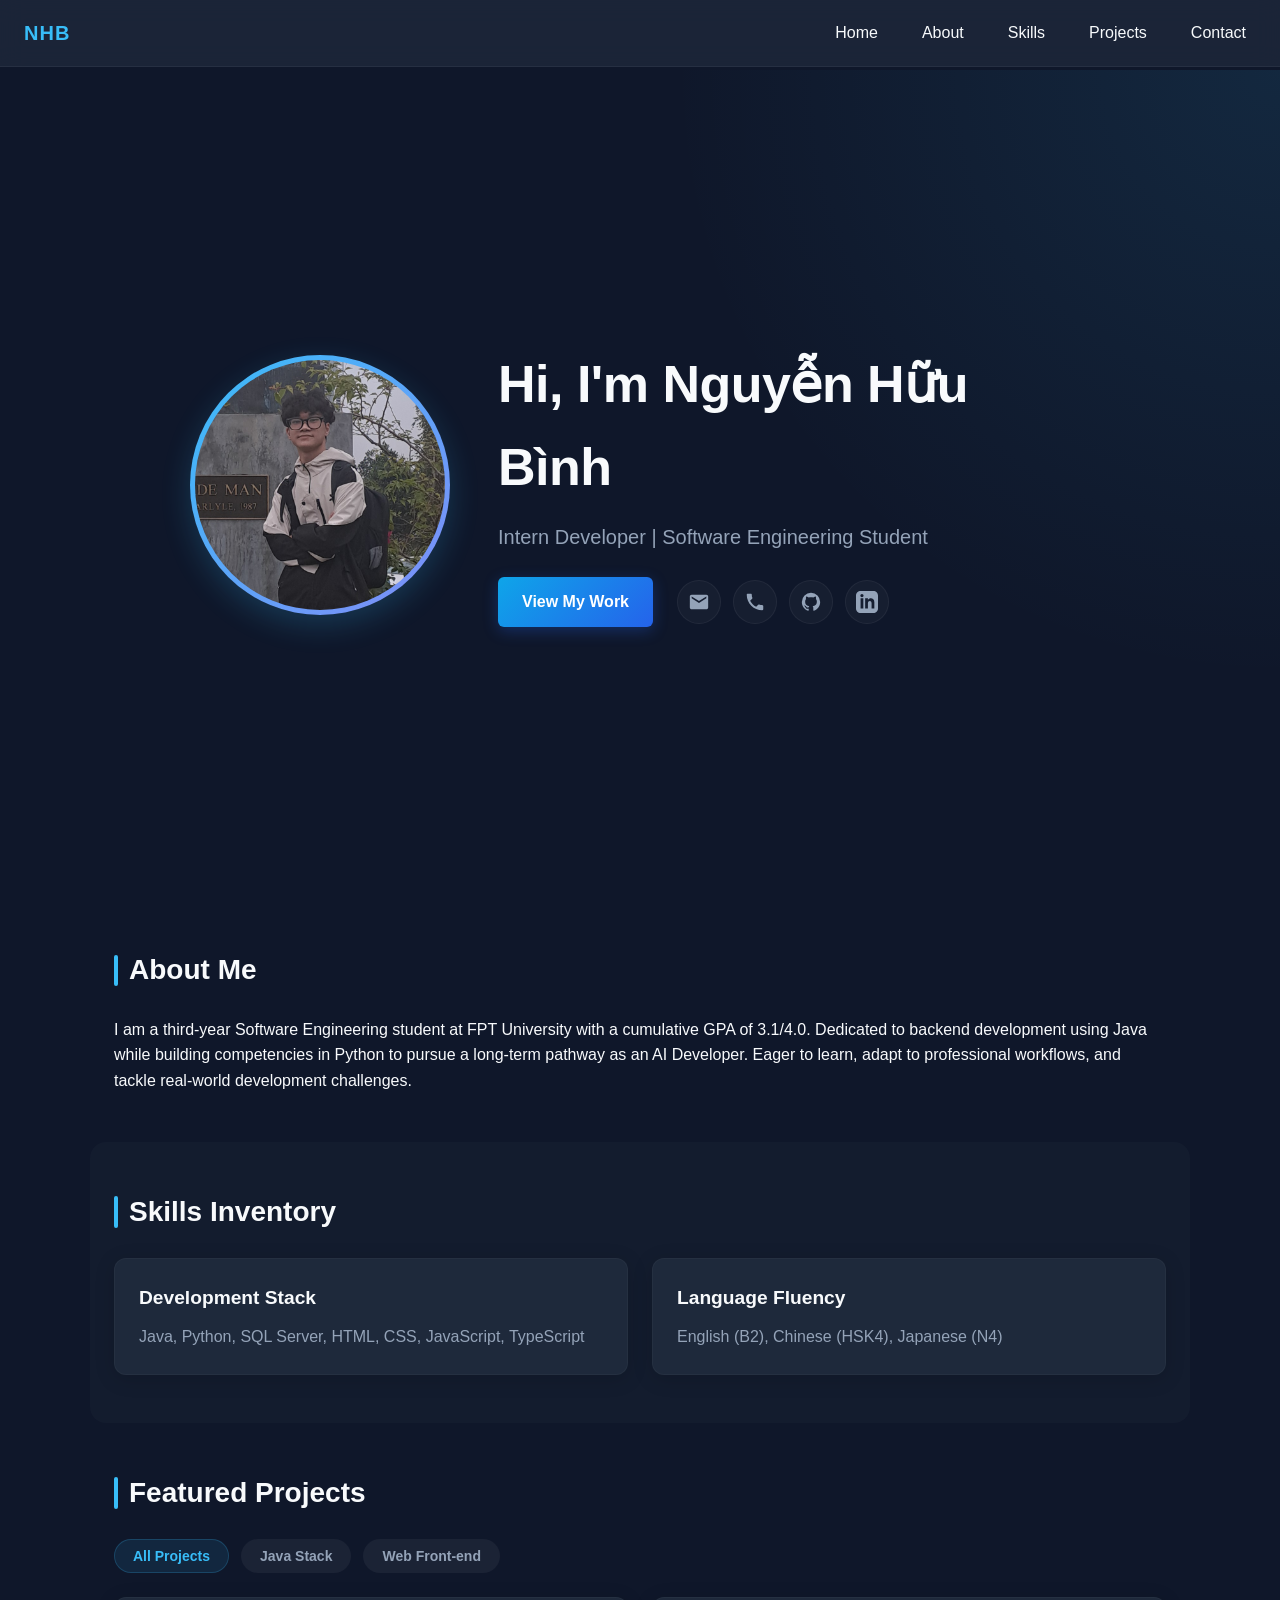
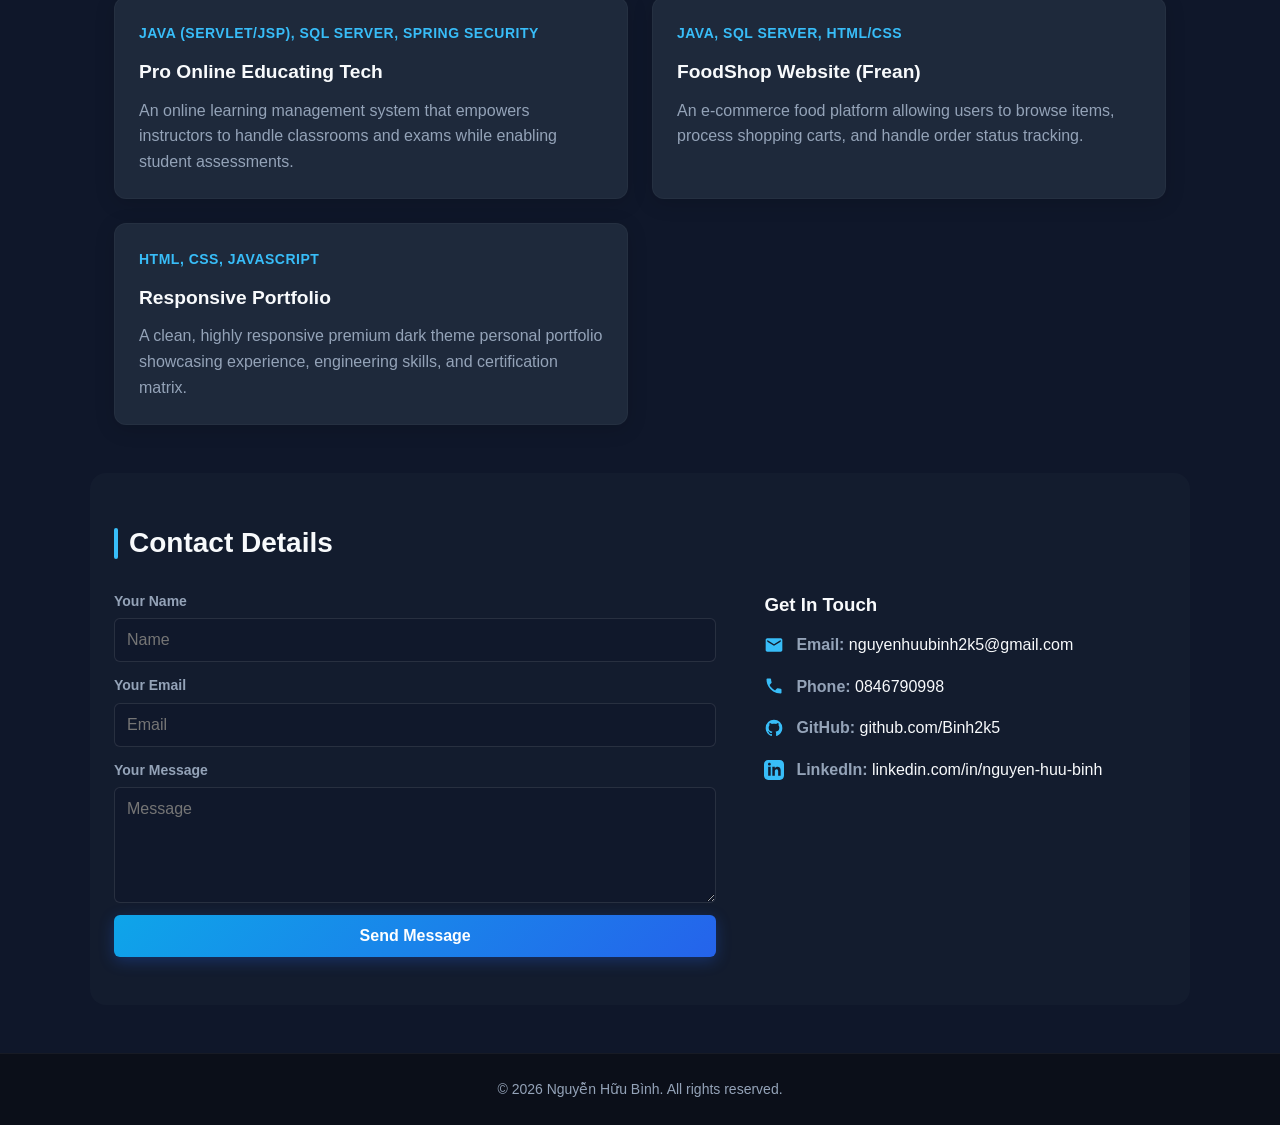
<file: index.html>
<!DOCTYPE html>
<html lang="en">
<head>
    <meta charset="UTF-8">
    <meta name="viewport" content="width=device-width, initial-scale=1.0">
    <title>Nguyễn Hữu Bình - Professional Portfolio</title>
    <style>
        /* ==========================================================================
           DESIGN TOKENS & PREMIUM DARK THEME
           ========================================================================== */
        :root {
            --bg-main: #0f172a; /* Slate 900 - Nền tối sâu */
            --bg-card: #1e293b; /* Slate 800 - Nền thẻ */
            --text-main: #f8fafc; /* Slate 50 - Chữ chính sáng rõ */
            --text-muted: #94a3b8; /* Slate 400 - Chữ ghi chú */
            --accent-color: #38bdf8; /* Sky 400 - Xanh Neon Công Nghệ */
            --focus-outline: #f59e0b; /* Màu cam cảnh báo focus */

            --space-sm: 12px;
            --space-md: 24px;
            --space-lg: 48px;

            --font-xs: 0.875rem;
            --font-base: 1rem;
            --font-md: 1.25rem;
            --font-lg: 1.75rem;
            --font-xl: 2.5rem;

            --transition-smooth: all 0.3s cubic-bezier(0.4, 0, 0.2, 1);
        }

        /* Reset & Base Styles */
        * {
            box-sizing: border-box;
            margin: 0;
            padding: 0;
        }

        body {
            font-family: -apple-system, BlinkMacSystemFont, 'Segoe UI', Roboto, Helvetica, Arial, sans-serif;
            line-height: 1.6;
            background-color: var(--bg-main);
            color: var(--text-main);
            scroll-behavior: smooth;
            padding-top: 70px;
        }

        /* Accessibility Focus */
        body *:focus-visible {
            outline: 3px dashed var(--focus-outline);
            outline-offset: 4px;
        }

        .skip-link {
            position: absolute;
            top: -100px;
            left: 0;
            background: var(--focus-outline);
            color: #000;
            padding: var(--space-sm);
            z-index: 2000;
            font-weight: bold;
            transition: top 0.2s;
        }

        .skip-link:focus {
            top: 0;
        }

        /* ==========================================================================
           NAVIGATION BAR (Sticky & Transparent Blur)
           ========================================================================== */
        .navbar {
            background-color: rgba(30, 41, 59, 0.8);
            backdrop-filter: blur(12px);
            -webkit-backdrop-filter: blur(12px);
            display: flex;
            justify-content: space-between;
            align-items: center;
            padding: 15px var(--space-md);
            position: fixed;
            top: 0;
            width: 100%;
            z-index: 1000;
            border-bottom: 1px solid rgba(255, 255, 255, 0.05);
        }

        .nav-logo {
            font-size: var(--font-md);
            font-weight: 800;
            color: var(--accent-color);
            letter-spacing: 1px;
        }

        .menu-toggle {
            background: none;
            border: none;
            cursor: pointer;
            display: flex;
            flex-direction: column;
            gap: 5px;
            padding: 8px;
        }

        .menu-toggle .bar {
            background-color: var(--text-main);
            height: 3px;
            width: 25px;
            border-radius: 2px;
            transition: var(--transition-smooth);
        }

        .nav-links {
            background-color: var(--bg-card);
            box-shadow: 0 10px 25px rgba(0, 0, 0, 0.3);
            display: none;
            flex-direction: column;
            left: 0;
            list-style: none;
            position: absolute;
            top: 100%;
            width: 100%;
            border-bottom: 1px solid rgba(255, 255, 255, 0.05);
        }

        .nav-links.active {
            display: flex;
        }

        .nav-links li a {
            display: block;
            padding: 15px var(--space-md);
            text-decoration: none;
            color: var(--text-main);
            font-weight: 500;
            transition: var(--transition-smooth);
        }

        .nav-links li a:hover {
            color: var(--accent-color);
            background-color: rgba(255, 255, 255, 0.02);
        }

        /* ==========================================================================
           HERO SECTION WITH PORTRAIT IMAGE & ICON CTA
           ========================================================================== */
        .hero-section {
            min-height: calc(100vh - 70px);
            display: flex;
            justify-content: center;
            align-items: center;
            padding: var(--space-lg) var(--space-md);
            background: radial-gradient(circle at top right, rgba(56, 189, 248, 0.1), transparent 40%);
        }

        .hero-container {
            display: flex;
            flex-direction: column;
            align-items: center;
            gap: var(--space-md);
            text-align: center;
            max-width: 900px;
            width: 100%;
        }

        .hero-avatar-wrapper {
            position: relative;
            width: 200px;
            height: 200px;
            border-radius: 50%;
            padding: 5px;
            background: linear-gradient(135deg, var(--accent-color), #818cf8);
            box-shadow: 0 10px 30px rgba(56, 189, 248, 0.2);
        }

        .hero-avatar {
            width: 100%;
            height: 100%;
            object-fit: cover;
            border-radius: 50%;
            background-color: var(--bg-card);
        }

        .hero-content h1 {
            font-size: var(--font-xl);
            font-weight: 800;
            letter-spacing: -0.5px;
            margin-bottom: var(--space-sm);
        }

        .hero-content p {
            font-size: 1.25rem;
            color: var(--text-muted);
            margin-bottom: var(--space-md);
            font-weight: 300;
        }

        .hero-cta-group {
            display: flex;
            align-items: center;
            gap: var(--space-md);
            flex-wrap: wrap;
            justify-content: center;
        }

        .hero-social-links {
            display: flex;
            gap: var(--space-sm);
            align-items: center;
        }

        .social-icon-link {
            color: var(--text-muted);
            transition: var(--transition-smooth);
            display: inline-flex;
            align-items: center;
            justify-content: center;
            padding: 10px;
            border-radius: 50%;
            background: rgba(255, 255, 255, 0.03);
            border: 1px solid rgba(255, 255, 255, 0.05);
        }

        .social-icon-link:hover {
            color: var(--accent-color);
            background: rgba(56, 189, 248, 0.1);
            border-color: var(--accent-color);
            transform: translateY(-2px);
        }

        /* ==========================================================================
           LAYOUT SECTIONS & CARDS
           ========================================================================== */
        .section {
            padding: var(--space-lg) var(--space-md);
            max-width: 1100px;
            margin: 0 auto;
        }

        .bg-gradient-side {
            background-color: rgba(30, 41, 59, 0.3);
            border-radius: 16px;
        }

        .section-title {
            font-size: var(--font-lg);
            font-weight: 700;
            margin-bottom: var(--space-md);
            color: var(--text-main);
            position: relative;
            padding-left: 15px;
        }

        .section-title::before {
            content: '';
            position: absolute;
            left: 0;
            top: 15%;
            height: 70%;
            width: 4px;
            background-color: var(--accent-color);
            border-radius: 2px;
        }

        /* Grids & Frameworks */
        .skills-grid,
        .projects-grid,
        .contact-container {
            display: grid;
            grid-template-columns: 1fr;
            gap: var(--space-md);
        }

        .skill-category,
        .project-card {
            background-color: var(--bg-card);
            border: 1px solid rgba(255, 255, 255, 0.03);
            padding: var(--space-md);
            border-radius: 12px;
            box-shadow: 0 4px 20px rgba(0, 0, 0, 0.15);
            transition: var(--transition-smooth);
        }

        .project-card:hover {
            transform: translateY(-4px);
            border-color: rgba(56, 189, 248, 0.3);
            box-shadow: 0 10px 30px rgba(0, 0, 0, 0.25);
        }

        .skill-category h3,
        .project-card h3 {
            font-size: 1.2rem;
            color: var(--text-main);
            margin-bottom: 10px;
        }

        .tech-stack {
            font-size: var(--font-xs);
            color: var(--accent-color);
            font-weight: 600;
            margin-bottom: var(--space-sm);
            text-transform: uppercase;
            letter-spacing: 0.5px;
        }

        /* Filter Tabs */
        .filter-container {
            display: flex;
            flex-wrap: wrap;
            gap: var(--space-sm);
            margin-bottom: var(--space-md);
        }

        .filter-btn {
            background-color: rgba(255, 255, 255, 0.05);
            border: 1px solid transparent;
            color: var(--text-muted);
            padding: 8px 18px;
            border-radius: 20px;
            cursor: pointer;
            font-size: var(--font-xs);
            font-weight: 600;
            transition: var(--transition-smooth);
        }

        .filter-btn:hover,
        .filter-btn.active {
            background-color: rgba(56, 189, 248, 0.1);
            color: var(--accent-color);
            border-color: rgba(56, 189, 248, 0.2);
        }

        /* ==========================================================================
           CONTACT FORM & ICON LIST UI
           ========================================================================== */
        .contact-form {
            display: flex;
            flex-direction: column;
            gap: var(--space-sm);
        }

        .form-group {
            display: flex;
            flex-direction: column;
            gap: 6px;
        }

        .form-group label {
            font-size: var(--font-xs);
            font-weight: 600;
            color: var(--text-muted);
        }

        .form-group input,
        .form-group textarea {
            padding: var(--space-sm);
            background-color: rgba(15, 23, 42, 0.6);
            border: 1px solid rgba(255, 255, 255, 0.1);
            border-radius: 6px;
            color: var(--text-main);
            font-family: inherit;
            font-size: var(--font-base);
            transition: var(--transition-smooth);
        }

        .form-group input:focus,
        .form-group textarea:focus {
            border-color: var(--accent-color);
            outline: none;
            box-shadow: 0 0 10px rgba(56, 189, 248, 0.15);
        }

        /* Buttons & Badges */
        .btn-primary {
            background: linear-gradient(135deg, #0ea5e9, #2563eb);
            color: #fff;
            padding: 12px var(--space-md);
            border: none;
            border-radius: 6px;
            cursor: pointer;
            font-size: var(--font-base);
            font-weight: 600;
            text-decoration: none;
            text-align: center;
            display: inline-block;
            box-shadow: 0 4px 15px rgba(37, 99, 235, 0.3);
            transition: var(--transition-smooth);
        }

        .btn-primary:hover {
            transform: translateY(-2px);
            box-shadow: 0 6px 20px rgba(37, 99, 235, 0.4);
        }

        .contact-info h3 {
            margin-bottom: var(--space-sm);
        }

        .contact-list {
            list-style: none;
            display: flex;
            flex-direction: column;
            gap: 16px;
        }

        .contact-item {
            display: flex;
            align-items: center;
            gap: 12px;
        }

        .contact-item-icon {
            color: var(--accent-color);
            display: inline-flex;
            align-items: center;
            justify-content: center;
            width: 20px;
            height: 20px;
            flex-shrink: 0;
        }

        .contact-info p {
            margin-bottom: 0;
            color: var(--text-muted);
        }

        .contact-info a {
            color: var(--text-main);
            text-decoration: none;
            transition: var(--transition-smooth);
        }

        .contact-info a:hover {
            color: var(--accent-color);
            text-decoration: underline;
        }

        footer {
            background-color: #0b0f19;
            border-top: 1px solid rgba(255, 255, 255, 0.05);
            color: var(--text-muted);
            text-align: center;
            padding: var(--space-md);
            font-size: var(--font-xs);
            margin-top: var(--space-lg);
        }

        /* ==========================================================================
           DESKTOP RESPONSIVE HOOKS (Media Queries)
           ========================================================================== */
        @media (min-width: 768px) {
            .menu-toggle {
                display: none;
            }

            .nav-links {
                display: flex;
                flex-direction: row;
                position: static;
                box-shadow: none;
                width: auto;
                background: none;
                border: none;
            }

            .nav-links li {
                margin-left: var(--space-md);
            }

            .nav-links li a {
                padding: 5px 10px;
            }

            .nav-links li a:hover {
                background: none;
            }

            .hero-container {
                flex-direction: row;
                text-align: left;
                gap: var(--space-lg);
            }

            .hero-cta-group {
                justify-content: flex-start;
            }

            .hero-avatar-wrapper {
                width: 260px;
                height: 260px;
                flex-shrink: 0;
            }

            .hero-content h1 {
                font-size: 3.25rem;
            }

            .section {
                padding: var(--space-lg) var(--space-md);
            }

            .skills-grid,
            .projects-grid {
                grid-template-columns: repeat(2, 1fr);
            }

            .contact-container {
                grid-template-columns: 3fr 2fr;
                gap: var(--space-lg);
            }
        }
    </style>
</head>
<body>

    <a href="#main-content" class="skip-link">Skip to main content</a>

    <nav class="navbar" role="navigation" aria-label="Main Navigation">
        <div class="nav-logo">NHB</div>
        
        <button class="menu-toggle" aria-label="Toggle navigation menu" aria-expanded="false" aria-controls="nav-menu">
            <span class="bar"></span>
            <span class="bar"></span>
            <span class="bar"></span>
        </button>

        <ul id="nav-menu" class="nav-links" role="menubar">
            <li role="none"><a href="#home" role="menuitem">Home</a></li>
            <li role="none"><a href="#about" role="menuitem">About</a></li>
            <li role="none"><a href="#skills" role="menuitem">Skills</a></li>
            <li role="none"><a href="#projects" role="menuitem">Projects</a></li>
            <li role="none"><a href="#contact" role="menuitem">Contact</a></li>
        </ul>
    </nav>

    <main id="main-content">
        
        <header id="home" class="hero-section">
            <div class="hero-container">
                <div class="hero-avatar-wrapper">
                    <img src="2025-01-08 17.25.jpg" alt="Nguyễn Hữu Bình Portrait Photo" class="hero-avatar">
                </div>
                <div class="hero-content">
                    <h1>Hi, I'm Nguyễn Hữu Bình</h1>
                    <p>Intern Developer | Software Engineering Student</p>
                    
                    <div class="hero-cta-group">
                        <a href="#projects" class="btn-primary" aria-label="Navigate to my projects section">View My Work</a>
                        <div class="hero-social-links">
                            <a href="mailto:nguyenhuubinh2k5@gmail.com" class="social-icon-link" aria-label="Send an Email">
                                <svg viewBox="0 0 24 24" width="22" height="22" fill="currentColor"><path d="M20 4H4c-1.1 0-1.99.9-1.99 2L2 18c0 1.1.9 2 2 2h16c1.1 0 2-.9 2-2V6c0-1.1-.9-2-2-2zm0 4l-8 5-8-5V6l8 5 8-5v2z"/></svg>
                            </a>
                            <a href="tel:0846790998" class="social-icon-link" aria-label="Call Phone Number">
                                <svg viewBox="0 0 24 24" width="22" height="22" fill="currentColor"><path d="M20.01 15.38c-1.23 0-2.42-.2-3.53-.56a.977.977 0 0 0-1.01.24l-2.2 2.2c-2.83-1.44-5.15-3.75-6.59-6.59l2.2-2.21c.27-.26.35-.65.24-1C8.7 6.45 8.5 5.25 8.5 4c0-.55-.45-1-1-1H4c-.55 0-1 .45-1 1 0 9.39 7.61 17 17 17 .55 0 1-.45 1-1v-3.59c0-.55-.45-1-1-1z"/></svg>
                            </a>
                            <a href="https://github.com/Binh2k5" target="_blank" rel="noopener" class="social-icon-link" aria-label="Visit GitHub Profile">
                                <svg viewBox="0 0 24 24" width="22" height="22" fill="currentColor"><path d="M12 2A10 10 0 0 0 2 12c0 4.42 2.87 8.17 6.84 9.5.5.08.66-.23.66-.5v-1.69c-2.77.6-3.36-1.34-3.36-1.34-.46-1.16-1.11-1.47-1.11-1.47-.9-.62.07-.6.07-.6 1 .07 1.53 1.03 1.53 1.03.9 1.52 2.34 1.07 2.91.83.1-.65.35-1.09.63-1.34-2.22-.25-4.55-1.11-4.55-4.92 0-1.11.38-2 1.03-2.71-.1-.25-.45-1.29.1-2.64 0 0 .84-.27 2.75 1.02.79-.22 1.65-.33 2.5-.33.85 0 1.71.11 2.5.33 1.91-1.29 2.75-1.02 2.75-1.02.55 1.35.2 2.39.1 2.64.65.71 1.03 1.6 1.03 2.71 0 3.82-2.34 4.66-4.57 4.91.36.31.69.92.69 1.85V21c0 .27.16.59.67.5C19.14 20.16 22 16.42 22 12A10 10 0 0 0 12 2z"/></svg>
                            </a>
                            <a href="https://www.linkedin.com/in/nguy%E1%BB%85n-h%E1%BB%AFu-b%C3%ACnh-171904337/" target="_blank" rel="noopener" class="social-icon-link" aria-label="Visit LinkedIn Profile">
                                <svg viewBox="0 0 24 24" width="22" height="22" fill="currentColor"><path d="M19 0h-14c-2.761 0-5 2.239-5 5v14c0 2.761 2.239 5 5 5h14c2.762 0 5-2.239 5-5v-14c0-2.761-2.238-5-5-5zm-11 19h-3v-11h3v11zm-1.5-12.268c-.966 0-1.75-.79-1.75-1.764s.784-1.764 1.75-1.764 1.75.79 1.75 1.764-.783 1.764-1.75 1.764zm13.5 12.268h-3v-5.604c0-3.368-4-3.113-4 0v5.604h-3v-11h3v1.765c1.396-2.586 7-2.777 7 2.476v6.759z"/></svg>
                            </a>
                        </div>
                    </div>
                </div>
            </div>
        </header>

        <section id="about" class="section" aria-labelledby="about-heading">
            <h2 id="about-heading" class="section-title">About Me</h2>
            <div class="about-container">
                <p>I am a third-year Software Engineering student at FPT University with a cumulative GPA of 3.1/4.0. Dedicated to backend development using Java while building competencies in Python to pursue a long-term pathway as an AI Developer. Eager to learn, adapt to professional workflows, and tackle real-world development challenges.</p>
            </div>
        </section>

        <section id="skills" class="section bg-gradient-side" aria-labelledby="skills-heading">
            <h2 id="skills-heading" class="section-title">Skills Inventory</h2>
            <div class="skills-grid">
                <article class="skill-category">
                    <h3>Development Stack</h3>
                    <p style="color: var(--text-muted);">Java, Python, SQL Server, HTML, CSS, JavaScript, TypeScript</p>
                </article>
                <article class="skill-category">
                    <h3>Language Fluency</h3>
                    <p style="color: var(--text-muted);">English (B2), Chinese (HSK4), Japanese (N4)</p>
                </article>
            </div>
        </section>

        <section id="projects" class="section" aria-labelledby="projects-heading">
            <h2 id="projects-heading" class="section-title">Featured Projects</h2>
            
            <div class="filter-container" role="tablist" aria-label="Filter Projects by Technology">
                <button class="filter-btn active" role="tab" aria-selected="true" data-filter="all">All Projects</button>
                <button class="filter-btn" role="tab" aria-selected="false" data-filter="java">Java Stack</button>
                <button class="filter-btn" role="tab" aria-selected="false" data-filter="web">Web Front-end</button>
            </div>

            <div class="projects-grid">
                <article class="project-card" data-category="java">
                    <div class="tech-stack">Java (Servlet/JSP), SQL Server, Spring Security</div>
                    <h3>Pro Online Educating Tech</h3>
                    <p style="color: var(--text-muted);">An online learning management system that empowers instructors to handle classrooms and exams while enabling student assessments.</p>
                </article>
                
                <article class="project-card" data-category="java">
                    <div class="tech-stack">Java, SQL Server, HTML/CSS</div>
                    <h3>FoodShop Website (Frean)</h3>
                    <p style="color: var(--text-muted);">An e-commerce food platform allowing users to browse items, process shopping carts, and handle order status tracking.</p>
                </article>

                <article class="project-card" data-category="web">
                    <div class="tech-stack">HTML, CSS, JavaScript</div>
                    <h3>Responsive Portfolio</h3>
                    <p style="color: var(--text-muted);">A clean, highly responsive premium dark theme personal portfolio showcasing experience, engineering skills, and certification matrix.</p>
                </article>
            </div>
        </section>

        <section id="contact" class="section bg-gradient-side" aria-labelledby="contact-heading">
            <h2 id="contact-heading" class="section-title">Contact Details</h2>
            <div class="contact-container">
                <form class="contact-form" onsubmit="event.preventDefault(); alert('Message sent successfully!');" aria-label="Contact form">
                    <div class="form-group">
                        <label for="form-name">Your Name</label>
                        <input type="text" id="form-name" placeholder="Name" required autocomplete="name">
                    </div>
                    <div class="form-group">
                        <label for="form-email">Your Email</label>
                        <input type="email" id="form-email" placeholder="Email" required autocomplete="email">
                    </div>
                    <div class="form-group">
                        <label for="form-message">Your Message</label>
                        <textarea id="form-message" placeholder="Message" rows="5" required></textarea>
                    </div>
                    <button type="submit" class="btn-primary">Send Message</button>
                </form>
                
                <div class="contact-info">
                    <h3>Get In Touch</h3>
                    <ul class="contact-list">
                        <li class="contact-item">
                            <span class="contact-item-icon">
                                <svg viewBox="0 0 24 24" width="20" height="20" fill="currentColor"><path d="M20 4H4c-1.1 0-1.99.9-1.99 2L2 18c0 1.1.9 2 2 2h16c1.1 0 2-.9 2-2V6c0-1.1-.9-2-2-2zm0 4l-8 5-8-5V6l8 5 8-5v2z"/></svg>
                            </span>
                            <p><strong>Email:</strong> <a href="mailto:nguyenhuubinh2k5@gmail.com">nguyenhuubinh2k5@gmail.com</a></p>
                        </li>
                        <li class="contact-item">
                            <span class="contact-item-icon">
                                <svg viewBox="0 0 24 24" width="20" height="20" fill="currentColor"><path d="M20.01 15.38c-1.23 0-2.42-.2-3.53-.56a.977.977 0 0 0-1.01.24l-2.2 2.2c-2.83-1.44-5.15-3.75-6.59-6.59l2.2-2.21c.27-.26.35-.65.24-1C8.7 6.45 8.5 5.25 8.5 4c0-.55-.45-1-1-1H4c-.55 0-1 .45-1 1 0 9.39 7.61 17 17 17 .55 0 1-.45 1-1v-3.59c0-.55-.45-1-1-1z"/></svg>
                            </span>
                            <p><strong>Phone:</strong> <a href="tel:0846790998">0846790998</a></p>
                        </li>
                        <li class="contact-item">
                            <span class="contact-item-icon">
                                <svg viewBox="0 0 24 24" width="20" height="20" fill="currentColor"><path d="M12 2A10 10 0 0 0 2 12c0 4.42 2.87 8.17 6.84 9.5.5.08.66-.23.66-.5v-1.69c-2.77.6-3.36-1.34-3.36-1.34-.46-1.16-1.11-1.47-1.11-1.47-.9-.62.07-.6.07-.6 1 .07 1.53 1.03 1.53 1.03.9 1.52 2.34 1.07 2.91.83.1-.65.35-1.09.63-1.34-2.22-.25-4.55-1.11-4.55-4.92 0-1.11.38-2 1.03-2.71-.1-.25-.45-1.29.1-2.64 0 0 .84-.27 2.75 1.02.79-.22 1.65-.33 2.5-.33.85 0 1.71.11 2.5.33 1.91-1.29 2.75-1.02 2.75-1.02.55 1.35.2 2.39.1 2.64.65.71 1.03 1.6 1.03 2.71 0 3.82-2.34 4.66-4.57 4.91.36.31.69.92.69 1.85V21c0 .27.16.59.67.5C19.14 20.16 22 16.42 22 12A10 10 0 0 0 12 2z"/></svg>
                            </span>
                            <p><strong>GitHub:</strong> <a href="https://github.com/Binh2k5" target="_blank" rel="noopener">github.com/Binh2k5</a></p>
                        </li>
                        <li class="contact-item">
                            <span class="contact-item-icon">
                                <svg viewBox="0 0 24 24" width="20" height="20" fill="currentColor"><path d="M19 0h-14c-2.761 0-5 2.239-5 5v14c0 2.761 2.239 5 5 5h14c2.762 0 5-2.239 5-5v-14c0-2.761-2.238-5-5-5zm-11 19h-3v-11h3v11zm-1.5-12.268c-.966 0-1.75-.79-1.75-1.764s.784-1.764 1.75-1.764 1.75.79 1.75 1.764-.783 1.764-1.75 1.764zm13.5 12.268h-3v-5.604c0-3.368-4-3.113-4 0v5.604h-3v-11h3v1.765c1.396-2.586 7-2.777 7 2.476v6.759z"/></svg>
                            </span>
                            <p><strong>LinkedIn:</strong> <a href="https://www.linkedin.com/in/nguy%E1%BB%85n-h%E1%BB%AFu-b%C3%ACnh-171904337/" target="_blank" rel="noopener">linkedin.com/in/nguyen-huu-binh</a></p>
                        </li>
                    </ul>
                </div>
            </div>
        </section>

    </main>

    <footer role="contentinfo">
        <p>&copy; 2026 Nguyễn Hữu Bình. All rights reserved.</p>
    </footer>

    <script>
        document.addEventListener('DOMContentLoaded', () => {
            // Mobile Menu Burger Logic
            const menuToggle = document.querySelector('.menu-toggle');
            const navMenu = document.querySelector('.nav-links');

            if (menuToggle && navMenu) {
                menuToggle.addEventListener('click', () => {
                    const isExpanded = menuToggle.getAttribute('aria-expanded') === 'true';
                    navMenu.classList.toggle('active');
                    menuToggle.setAttribute('aria-expanded', !isExpanded);
                });

                const navItems = navMenu.querySelectorAll('a');
                navItems.forEach(item => {
                    item.addEventListener('click', () => {
                        navMenu.classList.remove('active');
                        menuToggle.setAttribute('aria-expanded', 'false');
                    });
                });
            }

            // Accessible Animation Filtering
            const filterButtons = document.querySelectorAll('.filter-btn');
            const projectCards = document.querySelectorAll('.project-card');

            filterButtons.forEach(button => {
                button.addEventListener('click', () => {
                    filterButtons.forEach(btn => {
                        btn.classList.remove('active');
                        btn.setAttribute('aria-selected', 'false');
                    });
                    
                    button.classList.add('active');
                    button.setAttribute('aria-selected', 'true');

                    const filterValue = button.getAttribute('data-filter');

                    projectCards.forEach(card => {
                        if (filterValue === 'all' || card.getAttribute('data-category') === filterValue) {
                            card.style.display = 'block';
                            setTimeout(() => { card.style.opacity = '1'; }, 10);
                        } else {
                            card.style.opacity = '0';
                            setTimeout(() => { card.style.display = 'none'; }, 300);
                        }
                    });
                });
            });
        });
    </script>
</body>
</html>
</file>
